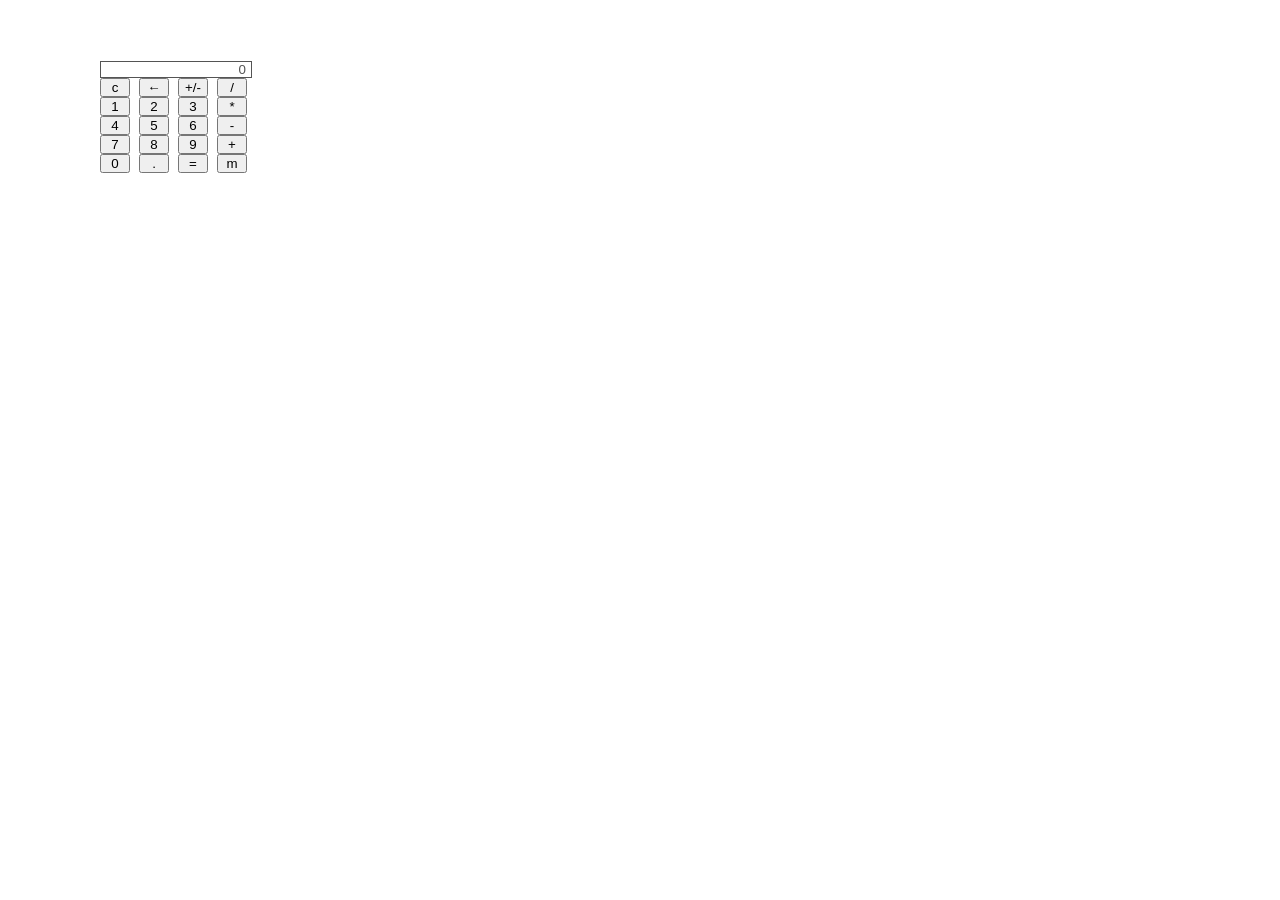
<file: Caculator/index.html>
<!DOCTYPE html>
<html>
<head>
	<title></title>
  <link rel="stylesheet" type="text/css" href="calc.css">
  <script type="text/javascript" src="calc.js"></script>
  <script type="text/javascript" src="js/mooc.js"></script>
</head>
<body onload="init(),init_mooc()">
 	<div id="div1">    
 		<div id="div2">
 			<input type="text" name="num" id="num" />
 		</div>
 	    <div id="div3">
 			<input type="button" value="c" name="" id=""/>
 			<input type="button" value="←" name="" id=""/>
 			<input type="button" value="+/-" name="" id=""/>
 			<input type="button" value="/" name="" id=""/>
 			<input type="button" value="1" name="" id="n1"/>
 			<input type="button" value="2" name="" id=""/>
 			<input type="button" value="3" name="" id=""/>
 			<input type="button" value="*" name="" id=""/>	
 			<input type="button" value="4" name="" id=""/>
 			<input type="button" value="5" name="" id=""/>
 			<input type="button" value="6" name="" id=""/>
 			<input type="button" value="-" name="" id=""/>
 			<input type="button" value="7" name="" id=""/>
 			<input type="button" value="8" name="" id=""/>
 			<input type="button" value="9" name="" id=""/>
 			<input type="button" value="+" name="" id=""/>
 			<input type="button" value="0" name="" id=""/>
 			<input type="button" value="." name="" id=""/>
 			<input type="button" value="=" name="" id=""/>
 			<input type="button" value="m" name="" id="imooc"/>
 	    </div>
 	</div>
</body>
</html>
</file>
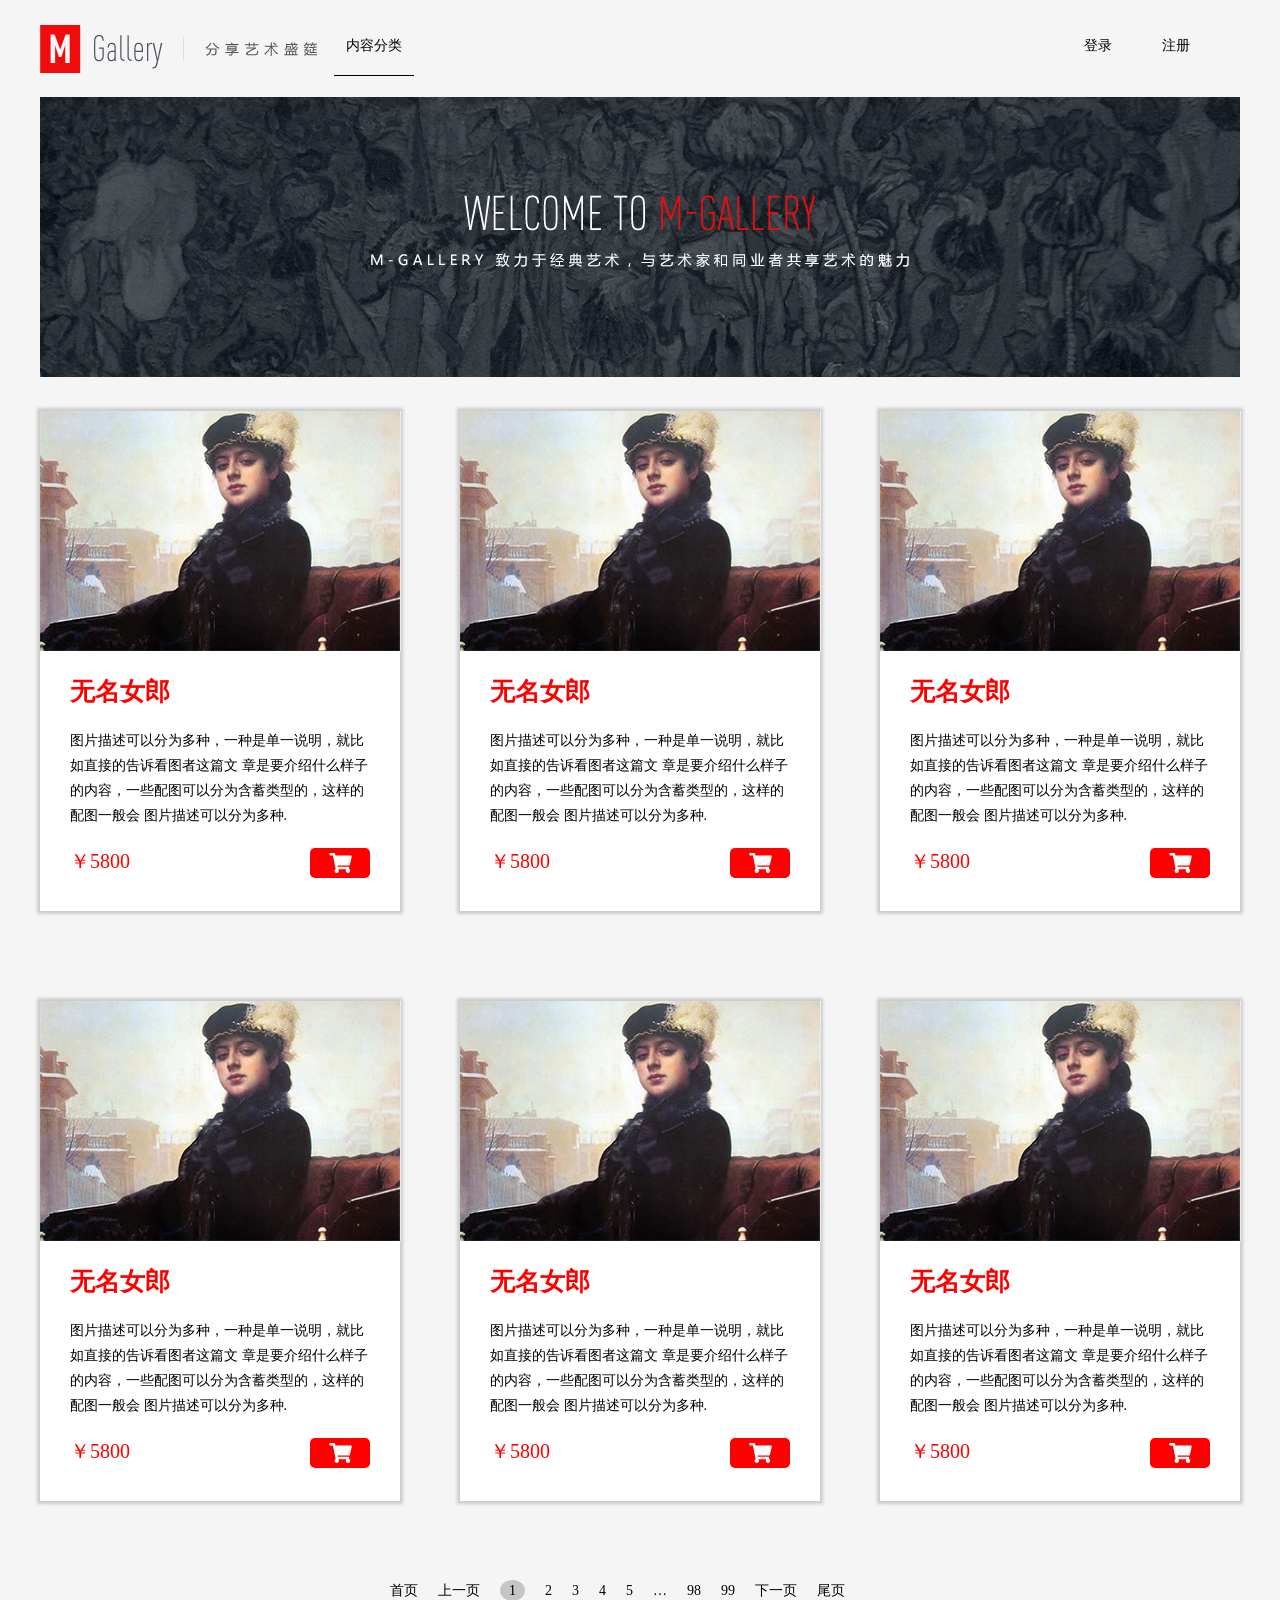
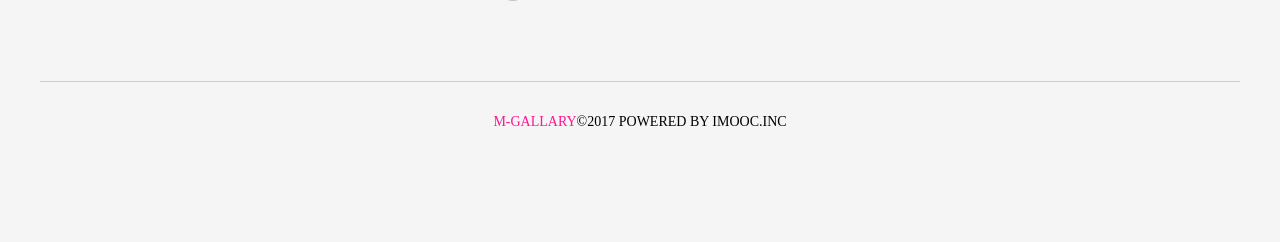
<file: HomePage/index.html>
﻿<!DOCTYPE html>
<html lang="en">
<head>
	<meta charset="UTF-8">
	<title>Document</title>
	<link rel="stylesheet" type="text/css" href="css\common.css">
	<script type="text/javascript" src="js\js1.js"></script>
</head>
<body>
	<div class="header">
		<div class="logo">
			<img src="image\logo.png">
		</div>
		<div class="menu"   onclick="show_menu()" onmouseleave="show_menu1()">
			 <div class="menu_title" ><a href="###">内容分类</a></div>
			 <ul id="title">
				<li>现实主义</li>
				<li>抽象主义</li>
			 </ul>
		</div>
		<div class="auth">
			<ul>
				<li><a href="#">登录</a></li>
				<li><a href="#">注册</a></li>
			</ul>
		</div>
	</div>
	<div class="content">
	  <div class="banner">
  		<img src="image/welcome.png" class="banner-img">
	  </div>
	  <div class="img-content">
		<ul>
			<li>
				<img src="image/wumingnvlang.jpg" class="img-li">
				<div class="info">
					<h3>无名女郎</h3>
					<p>
						图片描述可以分为多种，一种是单一说明，就比如直接的告诉看图者这篇文 章是要介绍什么样子的内容，一些配图可以分为含蓄类型的，这样的配图一般会 图片描述可以分为多种.
					</p>
					<div class="img-btn">
						<div class="price">￥5800</div>
							<a href="#" class="cart">
						       <div class="btn">
							      <img src="image/cart.svg">
						       </div>
						    </a>
					</div>
				</div>
			</li>
			<li>
				<img src="image/wumingnvlang.jpg" class="img-li">
				<div class="info">
					<h3>无名女郎</h3>
					<p>
						图片描述可以分为多种，一种是单一说明，就比如直接的告诉看图者这篇文 章是要介绍什么样子的内容，一些配图可以分为含蓄类型的，这样的配图一般会 图片描述可以分为多种.
					</p>
					<div class="img-btn">
						<div class="price">￥5800</div>
						<div class="btn">
							<a href="#" class="cart">
							   <img src="image/cart.svg">
							 </a>
						</div>
					</div>
				</div>
			</li>
			<li>
				<img src="image/wumingnvlang.jpg" class="img-li">
				<div class="info">
					<h3>无名女郎</h3>
					<p>
						图片描述可以分为多种，一种是单一说明，就比如直接的告诉看图者这篇文 章是要介绍什么样子的内容，一些配图可以分为含蓄类型的，这样的配图一般会 图片描述可以分为多种.
					</p>
					<div class="img-btn">
						<div class="price">￥5800</div>
						<div class="btn">
							<a href="#" class="cart">
							   <img src="image/cart.svg">
							 </a>
						</div>
					</div>
				</div>
			</li>
			<li>
				<img src="image/wumingnvlang.jpg" class="img-li">
				<div class="info">
					<h3>无名女郎</h3>
					<p>
						图片描述可以分为多种，一种是单一说明，就比如直接的告诉看图者这篇文 章是要介绍什么样子的内容，一些配图可以分为含蓄类型的，这样的配图一般会 图片描述可以分为多种.
					</p>
					<div class="img-btn">
						<div class="price">￥5800</div>
						<div class="btn">
							<a href="#" class="cart">
							   <img src="image/cart.svg">
							 </a>
						</div>
					</div>
				</div>
			</li>
			<li>
				<img src="image/wumingnvlang.jpg" class="img-li">
				<div class="info">
					<h3>无名女郎</h3>
					<p>
						图片描述可以分为多种，一种是单一说明，就比如直接的告诉看图者这篇文 章是要介绍什么样子的内容，一些配图可以分为含蓄类型的，这样的配图一般会 图片描述可以分为多种.
					</p>
					<div class="img-btn">
						<div class="price">￥5800</div>
						<div class="btn">
							<a href="#" class="cart">
							   <img src="image/cart.svg">
							 </a>
						</div>
					</div>
				</div>
			</li>
			<li>
				<img src="image/wumingnvlang.jpg" class="img-li">
				<div class="info">
					<h3>无名女郎</h3>
					<p>
						图片描述可以分为多种，一种是单一说明，就比如直接的告诉看图者这篇文 章是要介绍什么样子的内容，一些配图可以分为含蓄类型的，这样的配图一般会 图片描述可以分为多种.
					</p>
					<div class="img-btn">
						<div class="price">￥5800</div>
						<div class="btn">
							<a href="#" class="cart">
							   <img src="image/cart.svg">
							 </a>
						</div>
					</div>
				</div>
			</li>
		</ul>
	  </div>
	  <div class="page-nav">
		<ul>
			<li><a href="#">首页</a></li>
			<li><a href="#">上一页</a></li>
			<li><span class="first-page">1</span></li>
			<li><a href="#">2</a></li>
			<li><a href="#">3</a></li>
			<li><a href="#">4</a></li>
			<li><a href="#">5</a></li>
			<li><a href="#">…</a></li>
			<li><a href="#">98</a></li>
			<li><a href="#">99</a></li>
			<li><a href="#">下一页</a></li>
			<li><a href="#">尾页</a></li>
		</ul>
	  </div>
	</div>
	<div class="footer">
		<p><span>M-GALLARY</span>©2017 POWERED BY IMOOC.INC</p>
	</div>
</body>
</html>
</file>
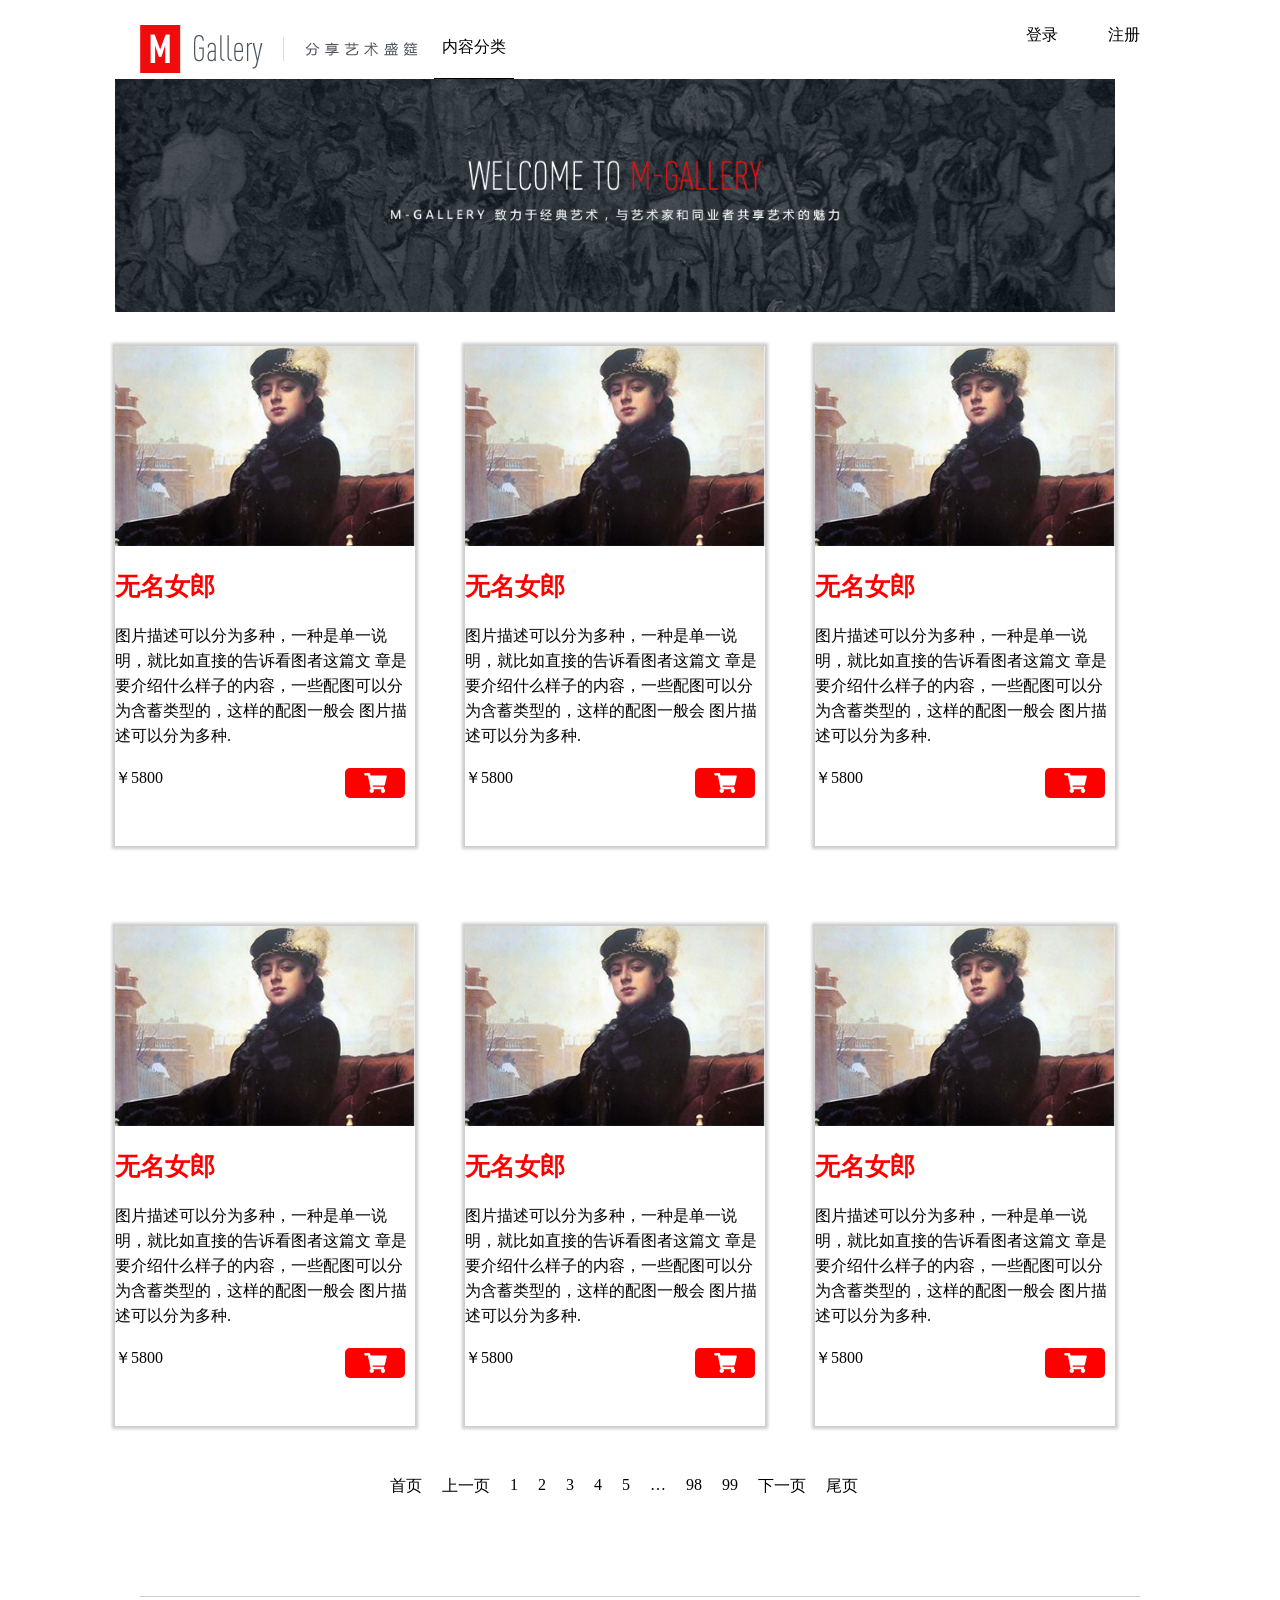
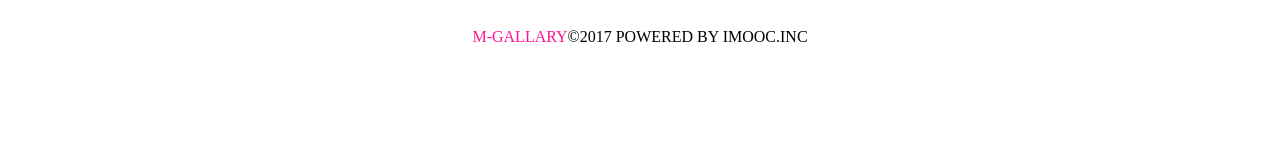
<file: proj1/myIndex.html>
<!DOCTYPE html>
<html>
<head>
	<title>myHomePage</title>
	<link rel="stylesheet" type="text/css" href="myCommon.css">
	<script type="text/javascript" src="myJs1.js"></script>
</head>
<body>
	<div class="header">
		<div class="logo">
			<img src="image/logo.png">	
		</div>
		<div class="menu"  >
			<div class="menu_title" onclick="showMenu()"><a href="###">内容分类</a></div>
			<ul id="title">
				<li onclick="showMenu()">现实主义</li>
				<li onclick="showMenu()">抽象主义</li>
			</ul>
		</div>
		<div class="auth">
			<ul>
				<li><a href="#">登录</a></li>
				<li><a href="#">注册</a></li>
			</ul>
		</div>
	</div>
	
	<div class="content">
		<div class="banner">
			<img src="image/welcome.png" class="banner-image">
		</div>

		<div class="goodsContent">
			<ul>
				<li>
					<img src="image/wumingnvlang.jpg" class="goods-img">
					<div class="goods-info">
						<h3>无名女郎</h3>
						<p>
						图片描述可以分为多种，一种是单一说明，就比如直接的告诉看图者这篇文 章是要介绍什么样子的内容，一些配图可以分为含蓄类型的，这样的配图一般会 图片描述可以分为多种.
						</p>
						<div class="img-btn">
							<div class="price">￥5800</div>
							<div class="btn">
								<a href="#" class="cart">
								   <img src="image/cart.svg">
								 </a>
							</div>
						</div>
					</div>
				</li>
				<li>
					<img src="image/wumingnvlang.jpg" class="goods-img">
					<div class="goods-info">
						<h3>无名女郎</h3>
						<p>
						图片描述可以分为多种，一种是单一说明，就比如直接的告诉看图者这篇文 章是要介绍什么样子的内容，一些配图可以分为含蓄类型的，这样的配图一般会 图片描述可以分为多种.
						</p>
						<div class="img-btn">
							<div class="price">￥5800</div>
							<div class="btn">
								<a href="#" class="cart">
								   <img src="image/cart.svg">
								 </a>
							</div>
						</div>
					</div>
				</li>
				<li>
					<img src="image/wumingnvlang.jpg" class="goods-img">
					<div class="goods-info">
						<h3>无名女郎</h3>
						<p>
						图片描述可以分为多种，一种是单一说明，就比如直接的告诉看图者这篇文 章是要介绍什么样子的内容，一些配图可以分为含蓄类型的，这样的配图一般会 图片描述可以分为多种.
						</p>
						<div class="img-btn">
							<div class="price">￥5800</div>
							<div class="btn">
								<a href="#" class="cart">
								   <img src="image/cart.svg">
								 </a>
							</div>
						</div>
					</div>
				</li>
				<li>
					<img src="image/wumingnvlang.jpg" class="goods-img">
					<div class="goods-info">
						<h3>无名女郎</h3>
						<p>
						图片描述可以分为多种，一种是单一说明，就比如直接的告诉看图者这篇文 章是要介绍什么样子的内容，一些配图可以分为含蓄类型的，这样的配图一般会 图片描述可以分为多种.
						</p>
						<div class="img-btn">
							<div class="price">￥5800</div>
							<div class="btn">
								<a href="#" class="cart">
								   <img src="image/cart.svg">
								 </a>
							</div>
						</div>
					</div>
				</li>
				<li>
					<img src="image/wumingnvlang.jpg" class="goods-img">
					<div class="goods-info">
						<h3>无名女郎</h3>
						<p>
						图片描述可以分为多种，一种是单一说明，就比如直接的告诉看图者这篇文 章是要介绍什么样子的内容，一些配图可以分为含蓄类型的，这样的配图一般会 图片描述可以分为多种.
						</p>
						<div class="img-btn">
							<div class="price">￥5800</div>
							<div class="btn">
								<a href="#" class="cart">
								   <img src="image/cart.svg">
								 </a>
							</div>
						</div>
					</div>
				</li>
				<li>
					<img src="image/wumingnvlang.jpg" class="goods-img">
					<div class="goods-info">
						<h3>无名女郎</h3>
						<p>
						图片描述可以分为多种，一种是单一说明，就比如直接的告诉看图者这篇文 章是要介绍什么样子的内容，一些配图可以分为含蓄类型的，这样的配图一般会 图片描述可以分为多种.
						</p>
						<div class="img-btn">
							<div class="price">￥5800</div>
							<div class="btn">
								<a href="#" class="cart">
								   <img src="image/cart.svg">
								 </a>
							</div>
						</div>
					</div>
				</li>
				
			</ul>
		</div>
		<div class="page-nav">
			<ul>
				<li><a href="#">首页</a></li>
				<li><a href="#">上一页</a></li>
				<li><span class="first-page">1</span></li>
				<li><a href="#">2</a></li>
				<li><a href="#">3</a></li>
				<li><a href="#">4</a></li>
				<li><a href="#">5</a></li>
				<li><a href="#">…</a></li>
				<li><a href="#">98</a></li>
				<li><a href="#">99</a></li>
				<li><a href="#">下一页</a></li>
				<li><a href="#">尾页</a></li>
			</ul>
		</div>
	</div>
	<div class="footer">
		<p><span>M-GALLARY</span>©2017 POWERED BY IMOOC.INC</p>
	</div>
</body>
</html>
</file>
<file: Caculator/calc.css>
*{
	margin:0px;
	padding:0px;
}
div{
	width: 170px;
}
#div1{
	top:60px;
	left: 100px;
	position: absolute;
}
input[type="button"]{
	width: 30px;
	margin-right: 5px;

}
input[type="text"]{
	width: 152px;
	text-align: right;
	background-color: #fff;
	border: 1px solid;
	padding-right: 5px;
	box-sizing: border-box;
}

input[type="button"]:hover{
	background-color: yellow;
	border: 1px solid;
}
</file>
<file: proj1/myCommon.css>
*{
	padding: 0px;
	margin: 0px;
}

.header{
	margin: 25px auto;
	width: 1000px;
}

a{
	text-decoration: none;
	color: black;
}

li{
	list-style: none;
}

.header .logo{
	float: left;
	position: relative;
}

.header .menu{
	float: left;
	position: relative;
	margin-top: 12px;
	margin-left: 16px;
	background-color: white;
}

.header .menu .menu_title{
	border-bottom: 1px solid black;
	padding-bottom: 20px;
	text-align: center;
	width: 80px;
	
}

.header .menu ul{
	width: 80px;
	position: absolute;
	opacity: 0.5;
	display: none;
	background-color: white;
}

.header .menu ul li{
	margin-top: 20px;
	text-align: center;
}

.header .auth{
	float: right;
	position: relative;
}

.header .auth ul li{
	float: left;
	margin-left: 50px;
}


.content{
	width: 1050px;
	margin: 20px auto;
}

.banner-image{
	width: 1000px;
}

.content>.goodsContent>ul>li{
	width: 300px;
	float: left;
	margin:0 50px 50px 0;
	/*设置边框等格式*/
	margin-top:30px;
	height: 500px;
	box-shadow: 0px 0px 3px 3px #ccc;
	-webkit-box-shadow: 0px 0px 3px 3px #ccc;/*谷歌浏览器*/
	-moz-box-shadow: 0px 0px 3px 3px #ccc;/*火狐*/
	background-color:#FFFFFF;
}

.content>.goodsContent>ul>li .goods-img{
	width: 300px;
}

.goodsContent>ul>li>.goods-info>h3{
	font-size: 25px;
	color: red;
	margin-top: 20px;
	margin-bottom: 20px;
}

.goodsContent>ul>li>.goods-info>p{
	line-height: 25px;
	margin-bottom: 20px;
}

.goodsContent>ul>li>.goods-info>.img-btn{
	width: 300px;
}

.goodsContent>ul>li>.goods-info>.img-btn>.price{
	float: left;
}

.goodsContent>ul>li>.goods-info>.img-btn>.btn{
	width: 60px;
	height: 30px;
	background-color: red;
	float: right;
	text-align: center;
	border-radius: 5px;
	margin-right: 10px;

}

.goodsContent>ul>li>.goods-info>.img-btn>.btn>.cart>img{
	width: 25px;
	height: 20px;
	margin-top: 5px;
}


.page-nav{
	width: 100%;
	height: 60px;
	overflow: hidden;
}


.page-nav ul{
	margin:auto;
	overflow: hidden;
	width: 500px;
}


.page-nav ul li{
	float: left;
	margin-right:20px;
	list-style: none;
}



.footer{
	width: 1000px;
	height:100px;
	margin:60px auto;
	border-top:1px solid #ccc;
	overflow: hidden;
}

.footer p{
   text-align: center;
   line-height: 80px;
}

.footer p span{
	color: #ff1493;
}
</file>
